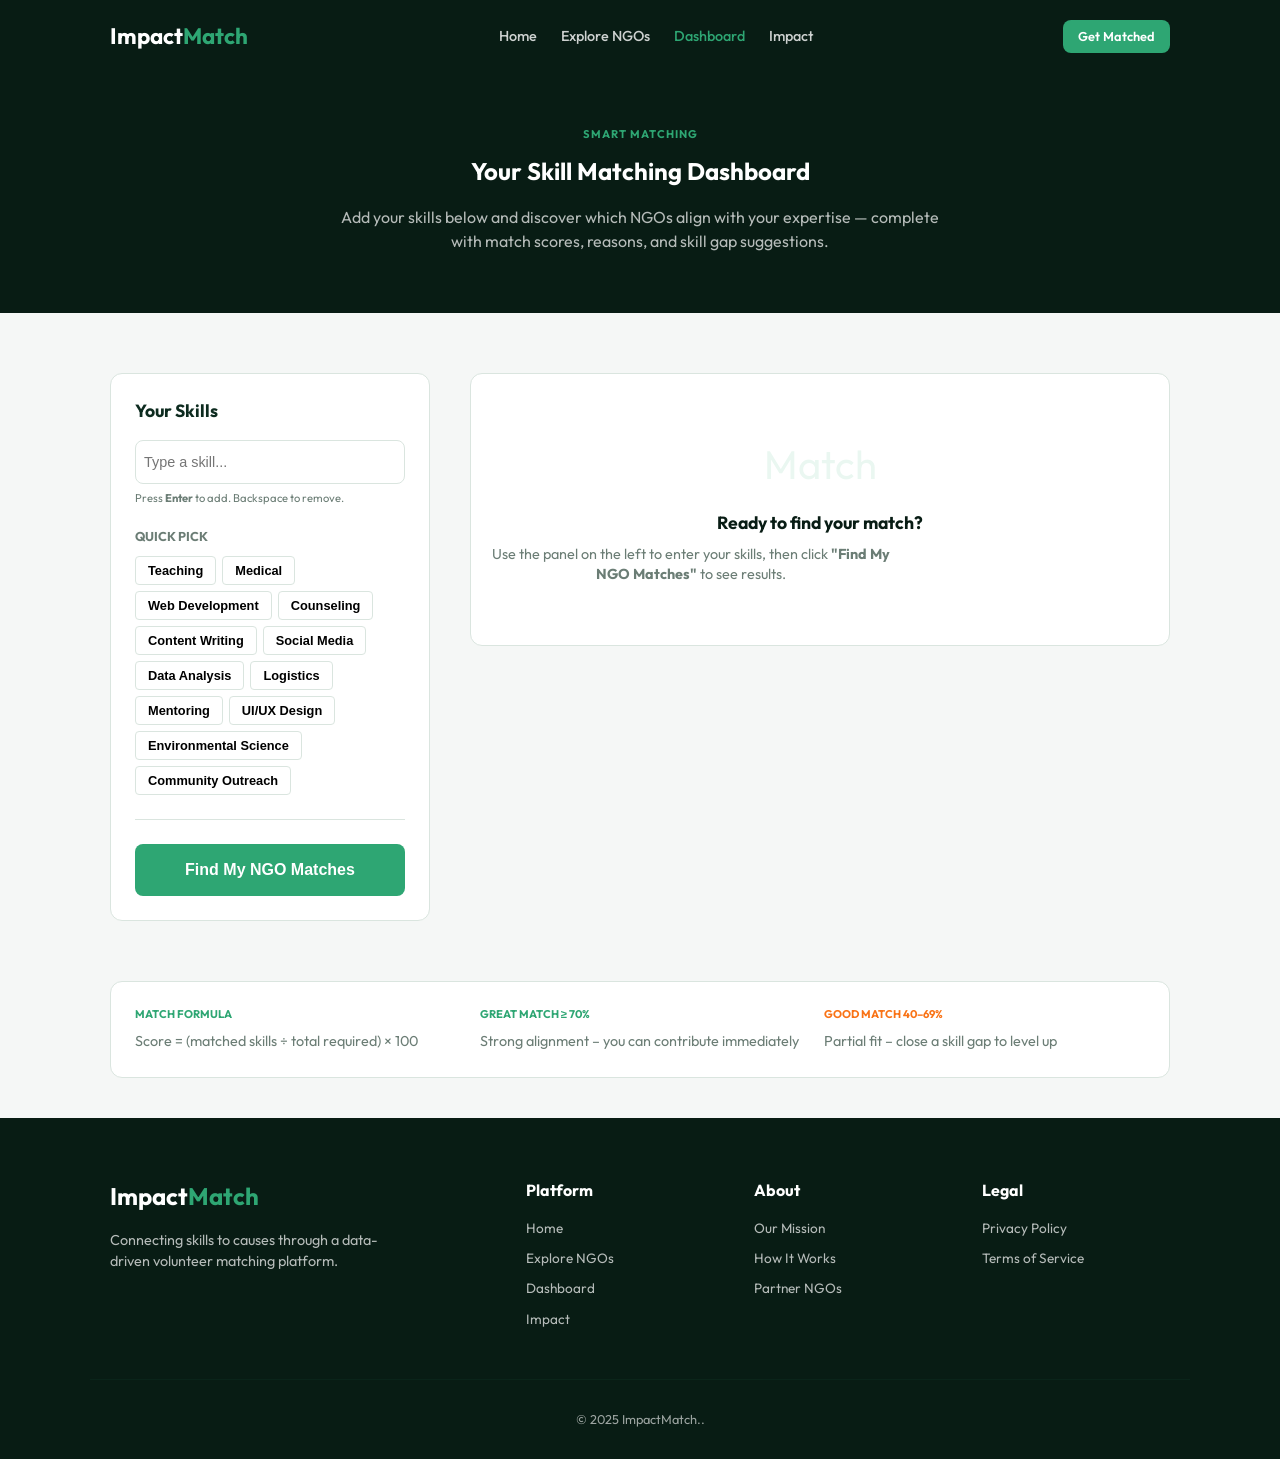
<file: dashboard.html>
<!DOCTYPE html>
<html lang="en">
<head>
  <meta charset="UTF-8">
  <meta name="viewport" content="width=device-width, initial-scale=1.0">
  <title>Skill Matching Dashboard – ImpactMatch</title>
  <meta name="description" content="Enter your skills and instantly discover which NGOs you match with, see why you match, and identify skill gaps to grow.">
  <link rel="preconnect" href="https://fonts.googleapis.com">
  <link rel="preconnect" href="https://fonts.gstatic.com" crossorigin>
  <link href="https://fonts.googleapis.com/css2?family=Outfit:wght@300;400;500;600;700;800&display=swap" rel="stylesheet">
  <link rel="stylesheet" href="https://cdnjs.cloudflare.com/ajax/libs/font-awesome/6.5.0/css/all.min.css">
  <link rel="stylesheet" href="./css/global.css">
</head>
<body>
  <header>
  <nav class="navbar" id="navbar">
    <div class="container navbar-inner">
      <a href="index.html" class="navbar-logo">
        Impact<span class="logo-dot">Match</span>
      </a>
      <div class="navbar-links">
        <a href="index.html">Home</a>
        <a href="explore.html">Explore NGOs</a>
        <a href="dashboard.html" class="active">Dashboard</a>
        <a href="impact.html">Impact</a>
      </div>
      <div class="navbar-actions">
        <a href="dashboard.html" class="btn btn-primary btn-sm">
          Get Matched
        </a>
        <div class="nav-hamburger" id="hamburger">
          <span></span><span></span><span></span>
        </div>
      </div>
    </div>
    <div class="nav-mobile" id="mobileNav">
      <a href="index.html">Home</a>
      <a href="explore.html">Explore NGOs</a>
      <a href="dashboard.html" class="active">Dashboard</a>
      <a href="impact.html">Impact</a>
    </div>
  </nav>
  </header>

  <main>
  <section class="dashboard-hero">
    <div class="container">
      <span class="section-tag">Smart Matching</span>
      <h1>Your Skill Matching Dashboard</h1>
      <p>Add your skills below and discover which NGOs align with your expertise — complete with match scores, reasons, and skill gap suggestions.</p>
    </div>
  </section>

  <div class="container">
    <div class="dashboard-layout">

      <aside>
        <div class="skill-panel">
          <div class="skill-panel-title">
            Your Skills
          </div>

          <div class="tag-input-wrap" id="tagInputWrap">
            <input type="text" id="tagInput" class="tag-input"
                   placeholder="Type a skill..."
                   aria-label="Add skill tag">
          </div>
          <p class="tag-hint">Press <strong>Enter</strong> to add. Backspace to remove.</p>

          <div class="quick-pick-label">Quick Pick</div>
          <div class="quick-pick-chips" id="quickChips"></div>

          <hr class="panel-divider">

          <button class="btn btn-primary" id="matchBtn" style="width:100%; font-size:1rem; padding:16px;">
            Find My NGO Matches
          </button>
        </div>
      </aside>

      <section class="results-panel" id="resultsArea">
        <div class="results-placeholder">
          <div class="ph-icon">Match</div>
          <h3 style="color:var(--dark-900); font-size:1.1rem; margin-bottom:8px;">Ready to find your match?</h3>
          <p style="max-width: 400px; line-height: 1.4; color:var(--text-muted); font-size:0.9rem;">Use the panel on the left to enter your skills, then click <strong>"Find My NGO Matches"</strong> to see results.</p>
        </div>
      </section>

    </div>
    <div style="background:#fff; border:1px solid var(--border); border-radius:var(--radius-lg); padding:24px; margin-bottom:40px; display:flex; gap:24px; flex-wrap:wrap;">
      <div style="flex:1; min-width:200px;">
        <div style="font-size:.7rem; font-weight:700; text-transform:uppercase; color:var(--primary); margin-bottom:8px;">
          Match Formula
        </div>
        <div style="font-size:.9rem; color:var(--text-muted);">Score = (matched skills ÷ total required) × 100</div>
      </div>
      <div style="flex:1; min-width:200px;">
        <div style="font-size:.7rem; font-weight:700; text-transform:uppercase; color:var(--primary); margin-bottom:8px;">
          Great Match ≥ 70%
        </div>
        <div style="font-size:.9rem; color:var(--text-muted);">Strong alignment – you can contribute immediately</div>
      </div>
      <div style="flex:1; min-width:200px;">
        <div style="font-size:.7rem; font-weight:700; text-transform:uppercase; color:var(--warning); margin-bottom:8px;">
          Good Match 40–69%
        </div>
        <div style="font-size:.9rem; color:var(--text-muted);">Partial fit – close a skill gap to level up</div>
      </div>
    </div>
  </div>
  </main>

  <footer class="footer">
    <div class="container footer-grid">
      <div class="footer-brand">
        <div class="logo">Impact<span class="logo-dot">Match</span></div>
        <p>Connecting skills to causes through a data-driven volunteer matching platform.</p>
      </div>
      <div class="footer-col">
        <h5>Platform</h5>
        <a href="index.html">Home</a>
        <a href="explore.html">Explore NGOs</a>
        <a href="dashboard.html">Dashboard</a>
        <a href="impact.html">Impact</a>
      </div>
      <div class="footer-col">
        <h5>About</h5>
        <a href="#">Our Mission</a>
        <a href="#">How It Works</a>
        <a href="#">Partner NGOs</a>
      </div>
      <div class="footer-col">
        <h5>Legal</h5>
        <a href="#">Privacy Policy</a>
        <a href="#">Terms of Service</a>
      </div>
    </div>
    <div class="container footer-bottom">
      <span>© 2025 ImpactMatch..</span>
    </div>
  </footer>

  <script src="./js/main.js"></script>
</body>
</html>
</file>
<file: css/global.css>
@import url('https://fonts.googleapis.com/css2?family=Outfit:wght@400;600;700&display=swap');

:root {
  --green-500: #2ea673; 
  --green-100: #eaf7f1;
  --dark-900: #081c14; 
  --dark-800: #0d2b1f;
  --white: #FFFFFF; 
  --bg: #F5F7F6; 
  --border: #DAE5DF;
  --text: #0d2b1f; 
  --text-muted: #6b7d75;
  --primary: var(--green-500); 
  --warning: #F97316; 
  --danger: #EF4444;
  --font: 'Outfit', sans-serif;
  
  --radius: 8px; 
  --radius-lg: 12px;
  --shadow: 0 2px 4px rgba(0,0,0,0.05);
  --transition: 0.2s ease;
}

*,*::before,*::after { box-sizing: border-box; margin: 0; padding: 0; }
body { font-family: var(--font); color: var(--text); background: var(--bg); line-height: 1.5; }
a { text-decoration: none; color: inherit; transition: var(--transition); }
img { max-width: 100%; display: block; }
.container { max-width: 1100px; margin: 0 auto; padding: 0 20px; }

.btn { 
  display: inline-flex; 
  align-items: center; 
  justify-content: center;
  gap: 8px;
  padding: 10px 20px; 
  border-radius: var(--radius); 
  font-weight: 600; 
  cursor: pointer; 
  transition: var(--transition); 
  border: 1px solid transparent;
  font-size: 0.9rem;
}
.btn-primary { background: var(--primary); color: #fff; }
.btn-primary:hover { background: #258a5f; }

.btn-outline { border-color: var(--border); background: #fff; }
.btn-outline:hover { background: var(--bg); }

.btn-ghost { background: transparent; }
.btn-ghost:hover { background: var(--green-100); }

.btn-sm { padding: 6px 14px; font-size: 0.8rem; }
.btn-lg { padding: 12px 28px; font-size: 1rem; }

.badge { padding: 2px 8px; border-radius: 4px; font-size: 0.7rem; font-weight: 700; text-transform: uppercase; }
.badge-urgent { background: var(--danger); color: #fff; }
.badge-blue { background: var(--green-100); color: var(--primary); }

.section-tag { 
  display: inline-block; 
  font-size: 0.7rem; 
  font-weight: 700; 
  text-transform: uppercase; 
  letter-spacing: 1px; 
  color: var(--primary); 
  margin-bottom: 10px;
}

.navbar { position: fixed; top: 0; width: 100%; z-index: 1000; padding: 20px 0; background: var(--dark-900); color: #fff; }
.navbar.scrolled { padding: 12px 0; border-bottom: 1px solid var(--dark-800); }
.navbar-inner { display: flex; justify-content: space-between; align-items: center; }
.navbar-logo { font-size: 1.4rem; font-weight: 700; }
.logo-dot { color: var(--primary); }
.navbar-links { display: flex; gap: 24px; }
.navbar-links a { font-size: 0.9rem; font-weight: 500; opacity: 0.8; }
.navbar-links a:hover, .navbar-links a.active { opacity: 1; color: var(--primary); }

.nav-hamburger { display: none; flex-direction: column; gap: 4px; cursor: pointer; }
.nav-hamburger span { width: 24px; height: 2px; background: #fff; }

.nav-mobile { display: none; position: fixed; top: 60px; left: 0; width: 100%; background: #fff; padding: 20px; border-bottom: 1px solid var(--border); z-index: 999; flex-direction: column; gap: 16px; }
.nav-mobile.open { display: flex; }
.nav-mobile a { font-weight: 600; color: var(--dark-900); }

.hero { background: var(--dark-900); color: #fff; padding: 140px 0 80px; text-align: center; }
.hero-title { font-size: 3rem; margin-bottom: 16px; font-weight: 700; }
.hero-title span { color: var(--primary); }
.hero-desc { font-size: 1.1rem; opacity: 0.7; margin-bottom: 32px; max-width: 600px; margin-left: auto; margin-right: auto; }

.stats-strip { background: #fff; padding: 40px 0; border-bottom: 1px solid var(--border); }
.stats-strip-inner { display: grid; grid-template-columns: repeat(4, 1fr); text-align: center; }
.stat-num { font-size: 2.2rem; font-weight: 700; color: var(--primary); }
.stat-lbl { font-size: 0.8rem; font-weight: 600; color: var(--text-muted); text-transform: uppercase; }

.steps-grid { display: grid; grid-template-columns: repeat(3, 1fr); gap: 20px; margin-top: 40px; }
.step-card { background: #fff; border: 1px solid var(--border); border-radius: var(--radius); padding: 30px; text-align: center; position: relative; }
.step-num { position: absolute; top: -12px; left: 50%; transform: translateX(-50%); width: 24px; height: 24px; background: var(--primary); color: #fff; border-radius: 50%; display: flex; align-items: center; justify-content: center; font-size: 0.8rem; font-weight: 700; }

.ngo-cards-grid { display: grid; grid-template-columns: repeat(3, 1fr); gap: 24px; margin-top: 40px; }
.ngo-card { background: #fff; border: 1px solid var(--border); border-radius: var(--radius); overflow: hidden; }
.ngo-card-img-wrap { height: 180px; position: relative; overflow: hidden; }
.ngo-card-img-wrap img { width: 100%; height: 100%; object-fit: cover; }
.ngo-card-badges { position: absolute; top: 10px; left: 10px; display: flex; gap: 6px; }
.ngo-card-body { padding: 20px; }
.ngo-card-name { font-size: 1.2rem; font-weight: 700; margin-bottom: 8px; }
.ngo-card-desc { font-size: 0.9rem; color: var(--text-muted); margin-bottom: 16px; height: 54px; overflow: hidden; }
.ngo-card-skills { display: flex; flex-wrap: wrap; gap: 6px; }
.skill-tag { padding: 2px 8px; background: var(--bg); border-radius: 4px; font-size: 0.7rem; font-weight: 600; }
.skill-tag.matched { background: var(--green-100); color: var(--primary); }

.ngo-card-footer { display: flex; justify-content: space-between; align-items: center; border-top: 1px solid var(--border); padding-top: 16px; margin-top: 16px; }
.ngo-impact-num { font-size: 0.8rem; color: var(--text-muted); }
.ngo-impact-num strong { display: block; color: var(--dark-900); font-size: 1rem; }

.ngo-card-action-row { display: flex; border-top: 1px solid var(--border); }
.ngo-card-action-row .btn { flex: 1; border-radius: 0; border: none; padding: 12px; }
.ngo-card-action-row .btn:first-child { border-right: 1px solid var(--border); }

.explore-hero, .dashboard-hero, .impact-hero { background: var(--dark-900); color: #fff; padding: 120px 0 60px; text-align: center; }
.explore-hero p, .dashboard-hero p, .impact-hero p { opacity: 0.7; max-width: 600px; margin: 16px auto 0; }

.impact-teaser { padding: 80px 0; background: var(--dark-800); color: #fff; text-align: center; }
.impact-teaser p { opacity: 0.7; margin: 16px auto 32px; max-width: 600px; }

.cta-section { padding: 80px 0; background: var(--bg); }
.cta-box { background: var(--dark-800); color: #fff; padding: 50px; border-radius: var(--radius-lg); text-align: center; }
.cta-box h2 { font-size: 2rem; margin-bottom: 16px; }
.cta-box p { opacity: 0.7; margin-bottom: 30px; }

.explore-toolbar { background: #fff; padding: 20px 0; border-bottom: 1px solid var(--border); }
.toolbar-inner { display: flex; gap: 16px; flex-wrap: wrap; align-items: center; }
.search-input { flex: 1; padding: 10px 16px; border: 1px solid var(--border); border-radius: var(--radius); outline: none; font-size: 0.9rem; }
.filter-select { padding: 10px 16px; border: 1px solid var(--border); border-radius: var(--radius); background: #fff; font-size: 0.9rem; cursor: pointer; }
.filter-chip { padding: 8px 16px; border-radius: 20px; border: 1px solid var(--border); background: #fff; cursor: pointer; font-size: 0.8rem; font-weight: 600; }
.filter-chip.active { background: var(--primary); color: #fff; border-color: var(--primary); }

.explore-grid { display: grid; grid-template-columns: repeat(3, 1fr); gap: 24px; padding: 40px 0; }
.results-bar { padding: 16px 0; border-bottom: 1px solid var(--border); margin-bottom: 24px; }

.dashboard-layout { display: grid; grid-template-columns: 320px 1fr; gap: 40px; padding: 60px 0; align-items: start; }
.skill-panel { background: #fff; border: 1px solid var(--border); border-radius: var(--radius-lg); padding: 24px; }
.skill-panel-title { font-size: 1.1rem; font-weight: 700; margin-bottom: 16px; }

.tag-input-wrap { 
  display: flex; 
  flex-wrap: wrap; 
  gap: 6px; 
  padding: 8px; 
  border: 1px solid var(--border); 
  border-radius: var(--radius); 
  background: #fff;
  min-height: 44px;
}
.tag-input { border: none; outline: none; font-size: 0.9rem; flex: 1; min-width: 100px; }

.input-tag { 
  background: var(--green-100); 
  color: var(--primary); 
  padding: 4px 10px; 
  border-radius: 4px; 
  font-size: 0.8rem; 
  font-weight: 600; 
  display: flex; 
  align-items: center; 
  gap: 6px;
}
.tag-remove { background: transparent; border: none; color: var(--primary); cursor: pointer; font-size: 0.7rem; }

.tag-hint { font-size: 0.7rem; color: var(--text-muted); margin-top: 6px; }
.quick-pick-label { font-size: 0.8rem; font-weight: 700; color: var(--text-muted); margin: 20px 0 10px; text-transform: uppercase; }
.quick-pick-chips { display: flex; flex-wrap: wrap; gap: 6px; }

.quick-chip { 
  padding: 6px 12px; 
  border: 1px solid var(--border); 
  border-radius: 4px; 
  background: #fff; 
  font-size: 0.8rem; 
  font-weight: 600; 
  cursor: pointer; 
}
.quick-chip.selected { background: var(--primary); color: #fff; border-color: var(--primary); }

.panel-divider { border: none; border-top: 1px solid var(--border); margin: 24px 0; }

.results-placeholder { background: #fff; border: 1px solid var(--border); border-radius: var(--radius-lg); padding: 60px 20px; text-align: center; }
.ph-icon { font-size: 2.5rem; color: var(--green-100); margin-bottom: 16px; }

.match-card { background: #fff; border: 1px solid var(--border); border-radius: var(--radius-lg); margin-bottom: 24px; overflow: hidden; }
.match-card-top { display: flex; gap: 20px; padding: 20px; }
.match-card-img { width: 80px; height: 80px; border-radius: 6px; object-fit: cover; }
.match-card-name { font-size: 1.2rem; font-weight: 700; }
.match-score { font-size: 1.5rem; font-weight: 700; }
.match-score-label { font-size: 0.7rem; font-weight: 600; color: var(--text-muted); text-transform: uppercase; }

.score-bar-track { height: 8px; background: var(--bg); border-radius: 4px; overflow: hidden; margin: 12px 0; }
.score-bar-fill { height: 100%; }
.score-bar-fill.high { background: var(--primary); }
.score-bar-fill.mid { background: var(--warning); }
.score-bar-fill.low { background: var(--danger); }

.match-card-actions { display: flex; gap: 10px; padding: 16px 20px; background: var(--bg); border-top: 1px solid var(--border); }
.match-card-actions .btn { flex: 1; }

.global-stats-grid { display: grid; grid-template-columns: repeat(4, 1fr); gap: 20px; padding: 40px 0; }
.gstat-card { background: #fff; padding: 30px 20px; border: 1px solid var(--border); border-radius: var(--radius-lg); text-align: center; }
.gstat-value { font-size: 2rem; font-weight: 700; color: var(--primary); }
.gstat-label { font-size: 0.8rem; font-weight: 600; color: var(--text-muted); text-transform: uppercase; }

.top-ngos-grid { display: grid; grid-template-columns: repeat(3, 1fr); gap: 20px; margin-top: 30px; }
.top-ngo-card { background: #fff; padding: 20px; border: 1px solid var(--border); border-radius: var(--radius-lg); }

.footer { background: var(--dark-900); color: #fff; padding: 60px 0 30px; }
.footer-grid { display: grid; grid-template-columns: 2fr 1fr 1fr 1fr; gap: 40px; margin-bottom: 40px; }
.footer-brand .logo { font-size: 1.5rem; font-weight: 700; margin-bottom: 16px; }
.footer-brand p { opacity: 0.7; font-size: 0.9rem; max-width: 300px; }
.footer-col h5 { margin-bottom: 16px; font-size: 1rem; }
.footer-col a { display: block; opacity: 0.7; margin-bottom: 10px; font-size: 0.85rem; }
.footer-bottom { border-top: 1px solid var(--dark-800); padding-top: 30px; text-align: center; font-size: 0.8rem; opacity: 0.6; }

@media (max-width: 1024px) {
  .hero-title { font-size: 2.5rem; }
  .ngo-cards-grid, .top-ngos-grid, .explore-grid, .footer-grid { grid-template-columns: repeat(2, 1fr); }
}
@media (max-width: 768px) {
  .navbar-links { display: none; }
  .nav-hamburger { display: flex; }
  .dashboard-layout { grid-template-columns: 1fr; }
  .ngo-cards-grid, .top-ngos-grid, .stats-strip-inner, .global-stats-grid, .explore-grid, .footer-grid { grid-template-columns: 1fr; }
}

.im-toast { position: fixed; bottom: 20px; right: 20px; z-index: 9999; background: var(--primary); color: #fff; padding: 10px 20px; border-radius: 4px; font-weight: 600; font-size: 0.9rem; }
</file>
